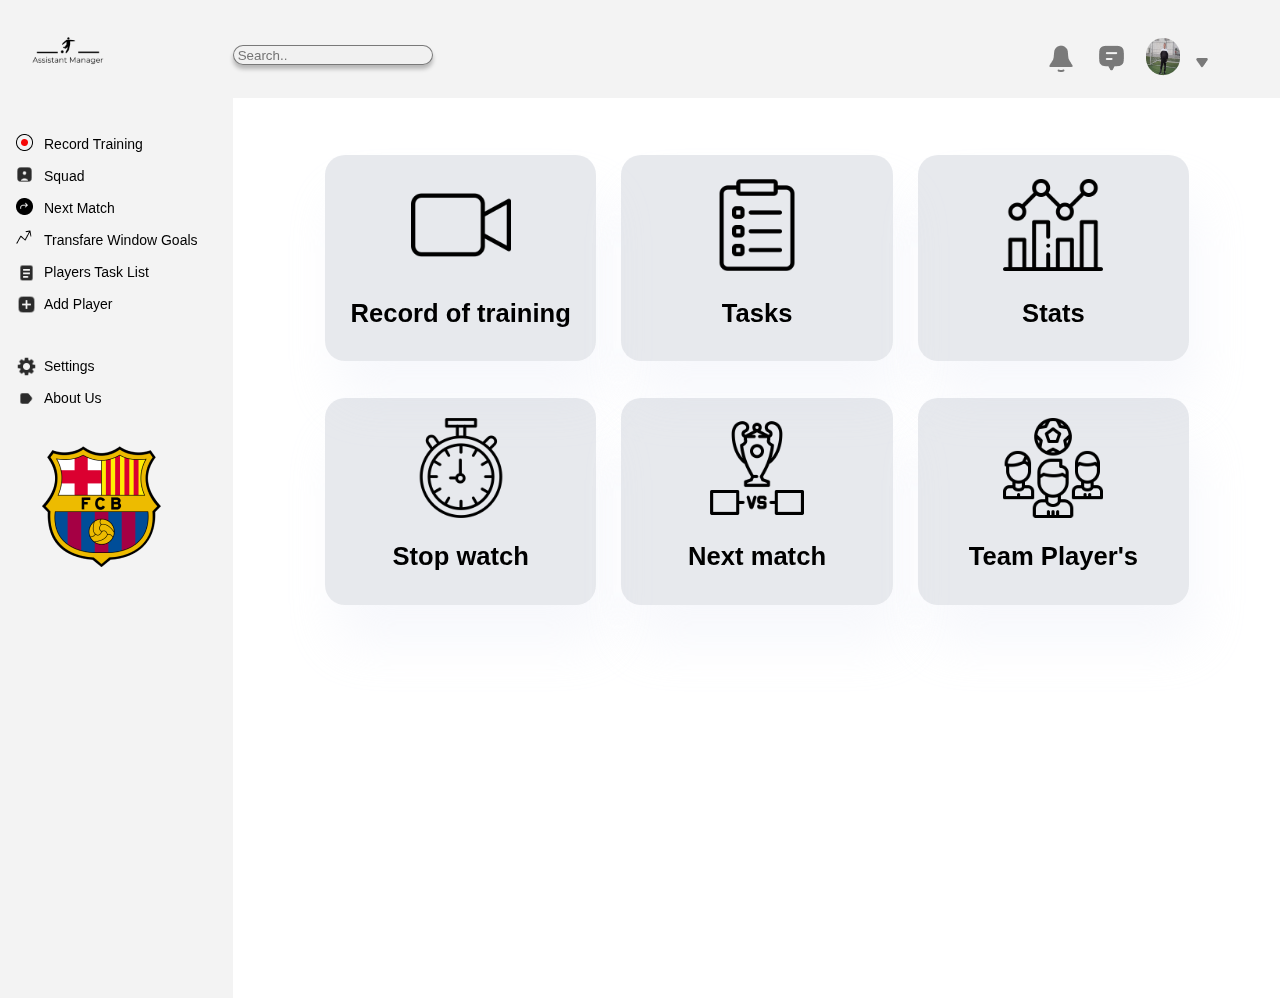
<file: index.html>
<!DOCTYPE html>
<html>

	<head>
        <meta charset="UTF-8">
		<title>Ilai Azulay</title>
        <link rel="stylesheet" href="css/style.css">  
        <link rel="icon" href="favicon.ico">              
        <meta name="viewport" content="width=device-width,initial-scale=1.0">
        <script src="js.js"></script>
	</head>

	<body>

            <header>
                <a href="index.html" class="header-elements logo"></a>
                <input type="text" class ="header-elements search" placeholder=" Search..">
                <button class ="header-elements arrow"><img src="images/arrow.png"></button>
                <button class ="header-elements coach"><img src="images/coach.png"></button>
                <button class ="header-elements chat"><img src="images/chat.png"></button>
                <button class ="header-elements allert"><img src="images/allert.png"></button>
                <button id="hamburger"><img src="images/hamburger.png"></button>

            </header>

            <main>
                <section id="left-side">                
                    <nav class="menu">
                        <ul>
                            <a href="#"class="menu_button"><li id="record_training"><img src="images/record_training.png"><p>Record Training</p></li></a>
                            <a href="squad.html"class="menu_button"><li><img src="images/squad.png"><p>Squad</p></li></a>
                            <a href="#"class="menu_button"><li><img src="images/next_match.png"><p>Next Match</p></li></a>
                            <a href="#"class="menu_button"><li><img src="images/transfare_window_goals.png"><p>Transfare Window Goals</p></li></a>
                            <a href="#"class="menu_button"><li><img src="images/players_task_list.png"><p>Players Task List</p></li></a>
                            <a href="addPlayer.html"class="menu_button"><li><img src="images/add_player.png"><p>Add Player</p></li></a>
                            <a href="#"class="menu_button"><li id="settings"><img src="images/settings.png"><p>Settings</p></li></a>
                            <a href="#"class="menu_button"><li><img src="images/about_us.png"><p>About Us</p></li></a>
                        </ul>
                    </nav>
                    <img src="images/barcelona.png" id="symbol">
                </section>

                <section id="section2">
                    <a href="#" class="boxes">
                        <img src="images/camera-video.png" alt="" class="picBox">
                        <h3 class="hBox">Record of training</h3>
                    </a>
        
                    <a href="#" class="boxes">
                        <img src="images/liste-de-souhaits.png" alt="" class="picBox">
                        <h3 class="hBox">Tasks</h3>
                    </a>
        
                    <a href="#" class="boxes">
                        <img src="images/fluctuation.png" alt="" class="picBox">
                        <h3 class="hBox">Stats</h3>
                    </a>
        
                    <a href="#" class="boxes">
                        <img src="images/stop-watch.png" alt="" class="picBox">
                        <h3 class="hBox">Stop watch</h3>
                    </a>
        
                    <a href="#" class="boxes">
                        <img src="images/match-box.png" alt="" class="picBox">
                        <h3 class="hBox">Next match</h3>
                    </a>
        
                    <a href="#" class="boxes">
                        <img src="images/team.png" alt="" class="picBox">
                        <h3 class="hBox">Team Player's</h3>
                    </a>
                </section>

            </main>

            <footer>

            </footer> 
       
	</body>

</html>
</file>
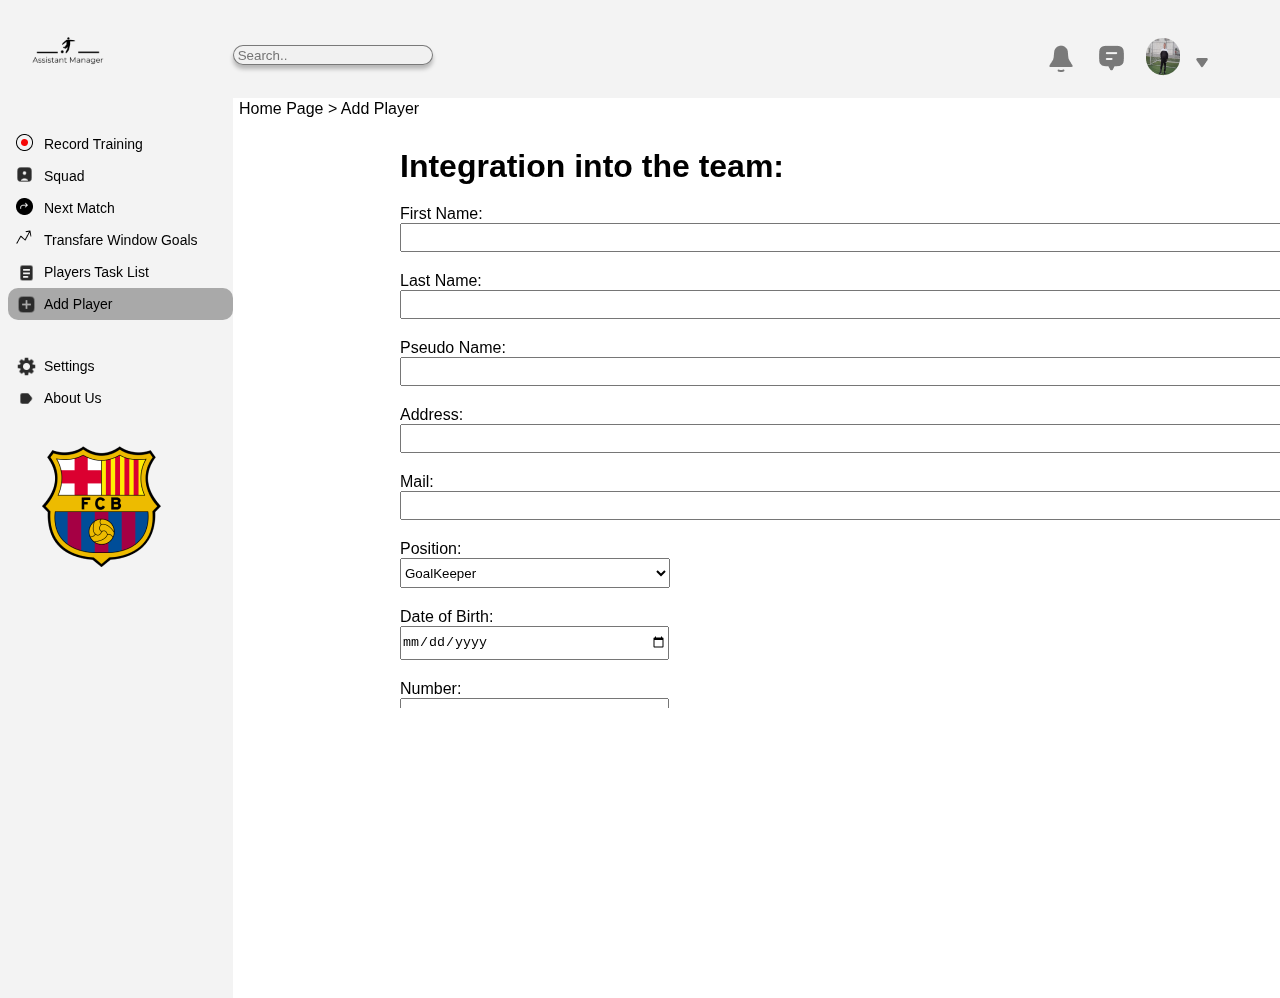
<file: addPlayer.html>
<!DOCTYPE html>
<html>

<head>
    <meta charset="UTF-8">
    <title>Ilai Azulay</title>
    <link rel="stylesheet" href="css/style.css">
    <link rel="icon" href="favicon.ico">
    <meta name="viewport" content="width=device-width,initial-scale=1.0">
    <script src="js.js"></script>
</head>

<body>

    <header>
        <a href="index.html" class="header-elements logo"></a>
        <input type="text" class="header-elements search" placeholder=" Search..">
        <button class="header-elements arrow"><img src="images/arrow.png"></button>
        <button class="header-elements coach"><img src="images/coach.png"></button>
        <button class="header-elements chat"><img src="images/chat.png"></button>
        <button class="header-elements allert"><img src="images/allert.png"></button>
        <button id="hamburger"><img src="images/hamburger.png"></button>
    </header>

    <main>
        <section id="left-side">
            <nav class="menu">
                <ul>
                    <a href="#">
                        <li id="record_training"><img src="images/record_training.png">
                            <p>Record Training</p>
                        </li>
                    </a>
                    <a href="squad.html">
                        <li><img src="images/squad.png">
                            <p>Squad</p>
                        </li>
                    </a>
                    <a href="#">
                        <li><img src="images/next_match.png">
                            <p>Next Match</p>
                        </li>
                    </a>
                    <a href="#">
                        <li><img src="images/transfare_window_goals.png">
                            <p>Transfare Window Goals</p>
                        </li>
                    </a>
                    <a href="#">
                        <li><img src="images/players_task_list.png">
                            <p>Players Task List</p>
                        </li>
                    </a>
                    <a href="#">
                        <li id="selected"><img src="images/add_player.png">
                            <p>Add Player</p>
                        </li>
                    </a>
                    <a href="#">
                        <li id="settings"><img src="images/settings.png">
                            <p>Settings</p>
                        </li>
                    </a>
                    <a href="#">
                        <li><img src="images/about_us.png">
                            <p>About Us</p>
                        </li>
                    </a>
                </ul>
            </nav>
            <img src="images/barcelona.png" id="symbol">
        </section>

        <section id="breadcrumps">
            <span><a href="index.html">Home Page</a> > <a href="addplayer.html">Add Player</a></span>
        </section>

        <section id="content" style="overflow:auto">
            <!-- <div class="squad"> -->
            <!-- form -->

            <h1>Integration into the team:</h1>


            <!-- form action="http://se.shenkar.ac.il/teach/web1/get_form3.php " method="GET" -->
            <form action="get_params_login.php" method="GET">
                <div class="field">
                    <label> First Name: <br>
                        <input type="text" name="fullName">
                    </label>
                </div>


                <div class="field">
                    <label> Last Name: <br>
                        <input type="text" name="fullName">
                    </label>
                </div>

                <div class="field">
                    <label> Pseudo Name: <br>
                        <input type="text" name="fullName" >
                    </label>
                </div>

                <div class="field">
                    <label> Address: <br>
                        <input type="text" name="fullName">
                    </label>
                </div>

                <div class="field">
                    <label> Mail: <br>
                        <input type="text" name="fullName">
                    </label>
                </div>

                <div class="field">
                    <label>Position:</label><br>
                    <select id="position">
                            <option>GoalKeeper</option>
                            <option>Right Fullback</option>
                            <option>Left Fullback</option>
                            <option>Center Back</option>
                            <option>Defending Midfielder</option>
                            <option>Right Midfielder</option> 
                            <option>Central Midfielder</option>
                            <option>Striker</option>
                            <option>Attacking Midfielder</option>
                            <option>Left Midfielder</option>
                    </select>
                </div>

                <div class="field">
                    <label> Date of Birth: <br>
                        <input type="date" id="datePosition">
                    </label>
                </div>

                <div class="field">
                    <label> Number: <br>
                        <input type="text" id="num">
                    </label>
                </div>

                <div class="field"></div>
                    <!-- <a href="#" class="button glow-button">Add Player</a> -->
                    <input id="submit-button" class="btn btn-outline-primary" type="submit" value="Add Player"><br><br>

                </div>
        </section>
        <!-- end form -->
    </main>

    <footer>

    </footer>

</body>

</html>
</file>
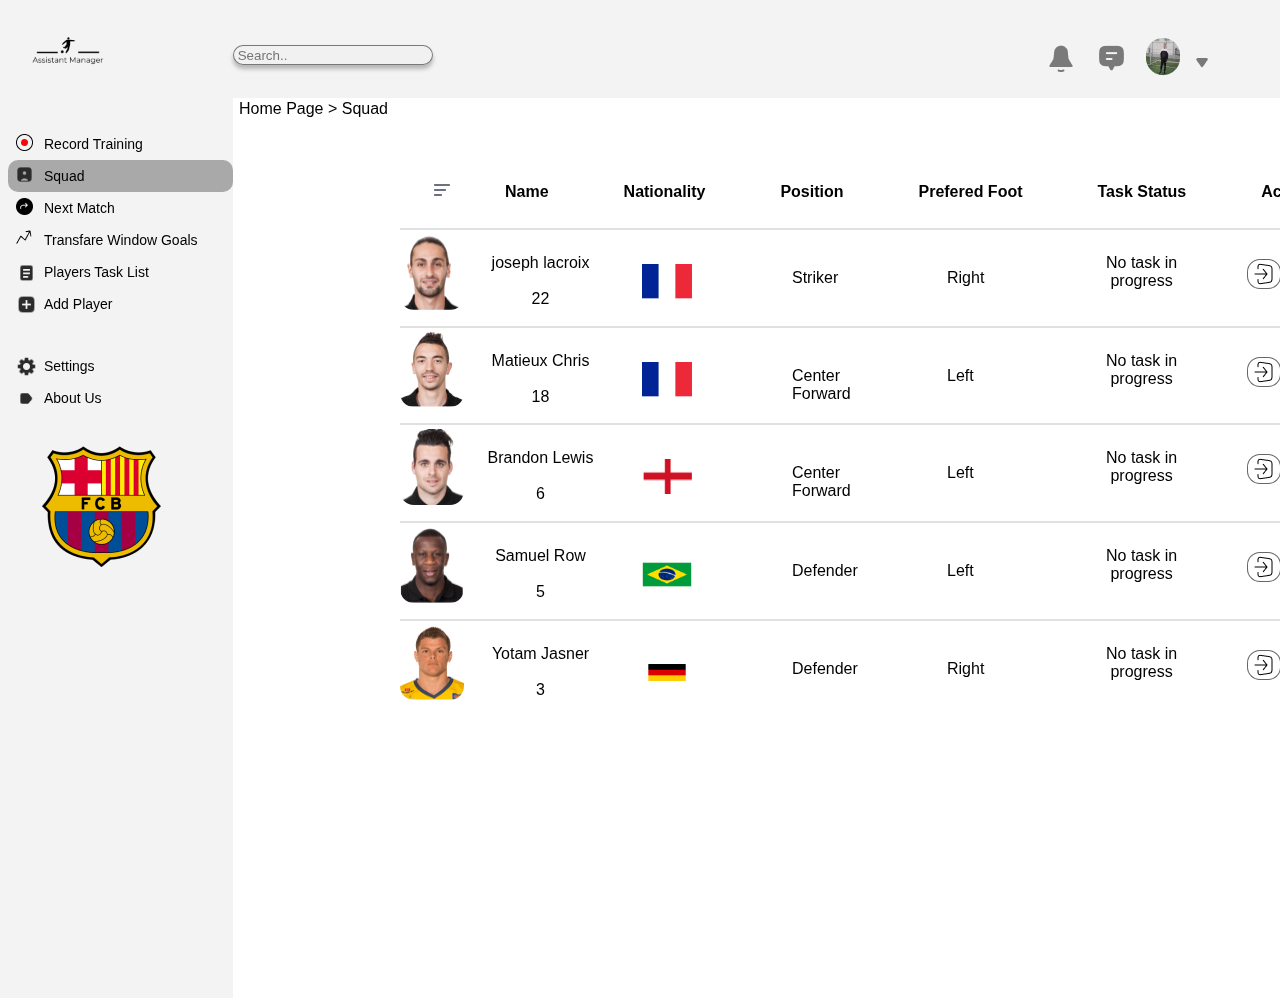
<file: deletedSquad.html>
<!DOCTYPE html>
<html>

	<head>
        <meta charset="UTF-8">
		<title>Ilai Azulay</title>
        <link rel="stylesheet" href="css/style.css">  
        <link rel="icon" href="favicon.ico">              
        <meta name="viewport" content="width=device-width,initial-scale=1.0">
        <script src="js.js"></script>
	</head>

	<body>

        <header>
            <a href="index.html" class="header-elements logo"></a>
            <input type="text" class ="header-elements search" placeholder=" Search..">
            <button class ="header-elements arrow"><img src="images/arrow.png"></button>
            <button class ="header-elements coach"><img src="images/coach.png"></button>
            <button class ="header-elements chat"><img src="images/chat.png"></button>
            <button class ="header-elements allert"><img src="images/allert.png"></button>
            <button id="hamburger"><img src="images/hamburger.png"></button>
        </header>

        <main>
            <section id="left-side">                
                <nav class="menu">
                    <ul>
                        <a href="#" class="menu_button"><li id="record_training"><img src="images/record_training.png"><p>Record Training</p></li></a>
                        <a href="#" class="menu_button"><li id="selected"><img src="images/squad.png"><p>Squad</p></li></a>
                        <a href="#" class="menu_button"><li><img src="images/next_match.png"><p>Next Match</p></li></a>
                        <a href="#" class="menu_button"><li><img src="images/transfare_window_goals.png"><p>Transfare Window Goals</p></li></a>
                        <a href="#" class="menu_button"><li><img src="images/players_task_list.png"><p>Players Task List</p></li></a>
                        <a href="addPlayer.html" class="menu_button"><li><img src="images/add_player.png"><p>Add Player</p></li></a>
                        <a href="#" class="menu_button"><li id="settings"><img src="images/settings.png"><p>Settings</p></li></a>
                        <a href="#" class="menu_button"><li><img src="images/about_us.png"><p>About Us</p></li></a>
                    </ul>
                </nav>
                <img src="images/barcelona.png" id="symbol">
            </section>

            <section id="breadcrumps">
                <span><a href="index.html">Home Page</a> > <a href="squad.html">Squad</a></span>
            </section>

            <section id="content" style="overflow:auto">
            <div class="squad">

                <section id="table_parameters"><img src="images/sort.png"><a id="name">Name</a><a>Nationality</a><a>Position</a><a>Prefered Foot</a><a>Task Status</a><a>Activities</a></section>
                <section class="line"></section>
                
                <section><img src="images/joseph_lacroix.png" class="player"><p class="player_name">joseph lacroix<br><br>22</p><img src="images/france.png" class="nationality"><a>Striker</a><a class="position">Right</a><p class="tasks">No task in<br>progress</p>
                    <section class="activities"><button><img src="images/enter.png"></button><button><img src="images/edit.png"></button><button><img src="images/trash.png"></button></section></section>            
                <section class="line"></section>

                <section><img src="images/matieux_chris.png" class="player"><p class="player_name">Matieux Chris<br><br>18</p><img src="images/france.png" class="nationality"><a>Center Forward</a><a class="position">Left</a><p class="tasks">No task in<br>progress</p>
                    <section class="activities"><button><img src="images/enter.png"></button><button><img src="images/edit.png"></button><button><img src="images/trash.png"></button></section></section>            
                <section class="line"></section>

                <section><img src="images/brandon_lewis.png" class="player"><p class="player_name">Brandon Lewis<br><br>6</p><img src="images/england.png" class="nationality"><a>Center Forward</a><a class="position">Left</a><p class="tasks">No task in<br>progress</p>
                    <section class="activities"><button><img src="images/enter.png"></button><button><img src="images/edit.png"></button><button><img src="images/trash.png"></button></section></section>            
                <section class="line"></section>

                <section><img src="images/samuel_row.png" class="player"><p class="player_name">Samuel Row<br><br>5</p><img src="images/brazil.png" class="nationality"><a>Defender</a><a class="position">Left</a><p class="tasks">No task in<br>progress</p>
                    <section class="activities"><button><img src="images/enter.png"></button><button><img src="images/edit.png"></button><button><img src="images/trash.png"></button></section></section>        
                <section class="line"></section>

                <section><img src="images/yotam_jasner.png" class="player"><p class="player_name">Yotam Jasner<br><br>3</p><img src="images/germany.png" class="nationality"><a>Defender</a><a class="position">Right</a><p class="tasks">No task in<br>progress</p>
                    <section class="activities"><button><img src="images/enter.png"></button><button><img src="images/edit.png"></button><button><img src="images/trash.png"></button></section></section>
                <section class="line"></section>

                <section><img src="images/daniel_croft.png" class="player"><p class="player_name">Daniel Croft<br><br>1</p><img src="images/england.png" class="nationality"><a>Goal Keeper</a><a class="position">Right</a><p class="tasks">No task in<br>progress</p>
                    <section class="activities"><button><img src="images/enter.png"></button><button><img src="images/edit.png"></button><button><img src="images/trash.png"></button></section></section>     
                <section class="line"></section>
                    
                </div>
            </section>

            </main>

            <footer>

            </footer> 
       
	</body>

</html>
</file>
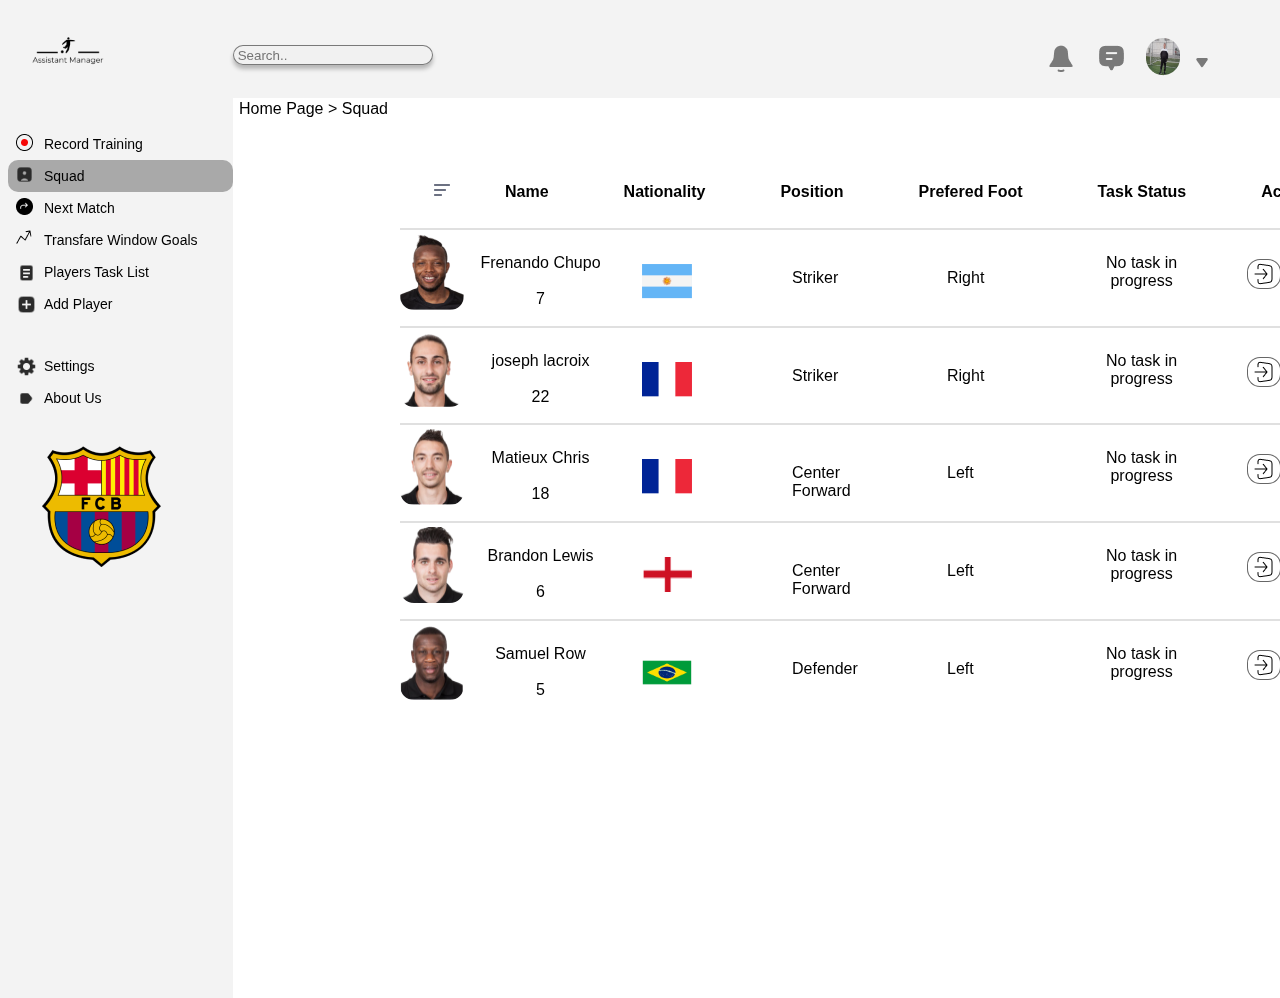
<file: squad.html>
<!DOCTYPE html>
<html>

	<head>
        <meta charset="UTF-8">
		<title>Ilai Azulay</title>
        <link rel="stylesheet" href="css/style.css">  
        <link rel="icon" href="favicon.ico">              
        <meta name="viewport" content="width=device-width,initial-scale=1.0">
        <script src="js.js"></script>
	</head>

	<body>

        <header>
            <a href="index.html" class="header-elements logo"></a>
            <input type="text" class ="header-elements search" placeholder=" Search..">
            <button class ="header-elements arrow"><img src="images/arrow.png"></button>
            <button class ="header-elements coach"><img src="images/coach.png"></button>
            <button class ="header-elements chat"><img src="images/chat.png"></button>
            <button class ="header-elements allert"><img src="images/allert.png"></button>
            <button id="hamburger"><img src="images/hamburger.png"></button>
        </header>

        <main>
            <section id="left-side">                
                <nav class="menu">
                    <ul>
                        <a href="#" class="menu_button"><li id="record_training"><img src="images/record_training.png"><p>Record Training</p></li></a>
                        <a href="#" class="menu_button"><li id="selected"><img src="images/squad.png"><p>Squad</p></li></a>
                        <a href="#" class="menu_button"><li><img src="images/next_match.png"><p>Next Match</p></li></a>
                        <a href="#" class="menu_button"><li><img src="images/transfare_window_goals.png"><p>Transfare Window Goals</p></li></a>
                        <a href="#" class="menu_button"><li><img src="images/players_task_list.png"><p>Players Task List</p></li></a>
                        <a href="addPlayer.html" class="menu_button"><li><img src="images/add_player.png"><p>Add Player</p></li></a>
                        <a href="#" class="menu_button"><li id="settings"><img src="images/settings.png"><p>Settings</p></li></a>
                        <a href="#" class="menu_button"><li><img src="images/about_us.png"><p>About Us</p></li></a>
                    </ul>
                </nav>
                <img src="images/barcelona.png" id="symbol">
            </section>

            <section id="breadcrumps">
                <span><a href="index.html">Home Page</a> > <a href="squad.html">Squad</a></span>
            </section>

            <section id="content" style="overflow:auto">
            <div class="squad">

                <section id="table_parameters"><img src="images/sort.png"><a id="name">Name</a><a>Nationality</a><a>Position</a><a>Prefered Foot</a><a>Task Status</a><a>Activities</a></section>
                <section class="line"></section>

                <section id="delete_player" onclick="location.href='squad_player.html'"><img src="images/frenando_chupo.png" class="player"><p class="player_name">Frenando Chupo<br><br>7</p><img src="images/argentina.png" class="nationality"><a>Striker</a><a class="position">Right</a><p class="tasks">No task in<br>progress</p>
                    <section class="activities"><button><img src="images/enter.png" onclick="location.href='squad_player.html'"></button><button><img src="images/edit.png"></button><button><img src="images/trash.png"></button></section></section>
                <section class="line"id="delete_player" ></section>

                <section><img src="images/joseph_lacroix.png" class="player"><p class="player_name">joseph lacroix<br><br>22</p><img src="images/france.png" class="nationality"><a>Striker</a><a class="position">Right</a><p class="tasks">No task in<br>progress</p>
                    <section class="activities"><button><img src="images/enter.png"></button><button><img src="images/edit.png"></button><button><img src="images/trash.png"></button></section></section>            
                <section class="line"></section>

                <section><img src="images/matieux_chris.png" class="player"><p class="player_name">Matieux Chris<br><br>18</p><img src="images/france.png" class="nationality"><a>Center Forward</a><a class="position">Left</a><p class="tasks">No task in<br>progress</p>
                    <section class="activities"><button><img src="images/enter.png"></button><button><img src="images/edit.png"></button><button><img src="images/trash.png"></button></section></section>            
                <section class="line"></section>

                <section><img src="images/brandon_lewis.png" class="player"><p class="player_name">Brandon Lewis<br><br>6</p><img src="images/england.png" class="nationality"><a>Center Forward</a><a class="position">Left</a><p class="tasks">No task in<br>progress</p>
                    <section class="activities"><button><img src="images/enter.png"></button><button><img src="images/edit.png"></button><button><img src="images/trash.png"></button></section></section>            
                <section class="line"></section>

                <section><img src="images/samuel_row.png" class="player"><p class="player_name">Samuel Row<br><br>5</p><img src="images/brazil.png" class="nationality"><a>Defender</a><a class="position">Left</a><p class="tasks">No task in<br>progress</p>
                    <section class="activities"><button><img src="images/enter.png"></button><button><img src="images/edit.png"></button><button><img src="images/trash.png"></button></section></section>        
                <section class="line"></section>

                <section><img src="images/yotam_jasner.png" class="player"><p class="player_name">Yotam Jasner<br><br>3</p><img src="images/germany.png" class="nationality"><a>Defender</a><a class="position">Right</a><p class="tasks">No task in<br>progress</p>
                    <section class="activities"><button><img src="images/enter.png"></button><button><img src="images/edit.png"></button><button><img src="images/trash.png"></button></section></section>
                <section class="line"></section>

                <section><img src="images/daniel_croft.png" class="player"><p class="player_name">Daniel Croft<br><br>1</p><img src="images/england.png" class="nationality"><a>Goal Keeper</a><a class="position">Right</a><p class="tasks">No task in<br>progress</p>
                    <section class="activities"><button><img src="images/enter.png"></button><button><img src="images/edit.png"></button><button><img src="images/trash.png"></button></section></section>     
                <section class="line"></section>
                    
                </div>
            </section>

            </main>

            <footer>

            </footer> 
       
	</body>

</html>
</file>
<file: css/style.css>
* {
    margin: 0;
    padding: 0;
}

header,
main,
footer,
nav,
aside,
section,
div {
    display: block;
}

body    ::-webkit-scrollbar {
        display: none; 
        -ms-overflow-style: none; /* for Internet Explorer, Edge */
        scrollbar-width: none; /* for Firefox */
        overflow-y: scroll; 
}

body{
    font-family: 'mulish', sans-serif;

}

a {
    text-decoration: none;
}

header {
    width: 100%;
    height: 98px;
    background-color: #f3f3f3;
    position: relative;

}

#hamburger{
    display: none;
}

#hamburger img{
    display: none;
}

.header-elements {
    display: inline-block;
}

header .logo {
    background-image: url("../images/logo.png");
    background-repeat: no-repeat;
    background-size: contain;
    height: 100px;
    width: 196px;
    margin-left: 18px;
}

.search {
    position: absolute;
    top: 45px;
    width: 200px;
    height: 20px;
    left: 233px;
    background: rgba(238, 238, 238, 0.3);
    border: 1px solid rgba(0, 0, 0, 0.5);
    box-sizing: border-box;
    box-shadow: 0px 4px 4px rgba(0, 0, 0, 0.25);
    border-radius: 10px;
}

.allert {
    margin-top: 43px;
    float: right;
    margin-right: 17px;
    background: #FFFFFF;
    mix-blend-mode: multiply;
    border-style: none;
}

.chat {
    position: relative;
    margin-top: 40px;
    float: right;
    margin-right: 16px;
    background: #FFFFFF;
    mix-blend-mode: multiply;
    border-style: none;
}

.coach {
    margin-top: 38px;
    float: right;
    margin-right: 16px;
    background: #FFFFFF;
    mix-blend-mode: multiply;
    border-style: none;
}

.arrow {
    margin-top: 56px;
    float: right;
    margin-right: 72px;
    background: #FFFFFF;
    mix-blend-mode: multiply;
    border-style: none;
}

#left-side {
    position: absolute;
    height: 100%;
    width: 233px;
    background-color: #f3f3f3;
}

.menu li {
    height: 32px;
    width: 225px;
    font-weight: 400;
    font-size: 14px;
    line-height: 17px;
    margin-left: 8px;
    list-style: none;

    color: #000000;
    background: (0, 0, 0, 0.3);
    border-radius: 10px;
}

.menu img {
    position: absolute;
    margin-top: 6px;
    margin-left: 8px;
}

.menu li:hover {
    background-color: rgba(0, 0, 0, 0.1);
}

.menu p {
    position: absolute;
    margin-left: 36px;
    margin-top: 8px;
}

#record_training {
    margin-top: 30px;
}

#settings {
    margin-top: 30px;
}

#selected {
    background: rgba(0, 0, 0, 0.3);
}

#symbol {
    margin-top: 30px;
    margin-left: 40px;
}

#breadcrumps{
    position: absolute;
    left: 239px;
    margin-top: 2px;
}

#breadcrumps a{
    color:#000000;
}

#content {
    position: absolute;
    width: 1000px;
    height: 560px;
    margin-top: 50px;
    left: 400px;
    overflow: none;
}

#table_parameters img {
    position: absolute;
    margin-top: 30px;
    margin-left: 30px;
}

#table_parameters a {
    position: relative;
    top: 35px;
    margin-left: 75px;
    margin-top: 0px;
    font-weight: bold;
    margin-bottom: 50px;
    width: auto;
}

#name {
    left: 30px;
    margin-right: 30px;
}

.line {
    width: 956px;
    height: 0px;
    border: 1px solid rgba(204, 204, 204, 0.6);
}

.squad section {
    display: inline-flex;
    margin-bottom: 0px;
}

.squad section img {
    margin-right: 15px;
}

.squad section p {
    margin-top: 20px;
    text-align: center;
}


.nationality {
    margin-left: 40px;
    margin-top: 30px;
    width: 50px;
    height: 35px;
}

.squad section a {
    margin-left: 85px;
    margin-top: 35px;
    width: 40px;
}

.position {
    padding-left: 30px;
    margin-right: 119px;
}

.activities button {

    background: #FFFFFF;
    border: 1px solid rgba(0, 0, 0, 0.6);
    box-sizing: border-box;
    backdrop-filter: blur(4px);
    border-radius: 13px;
    width: 34px;
    height: 30px;
    margin-right: 2px;
    margin-top: 25px;
}

.activities button img {
    margin-top: 2px;
    margin-left: 3px;
}

.activities button:first-child {
    margin-left: 70px;
}

.player {
    width: 64px;
    height: 75.68px;
    border-radius: 14px;
}

.player_name {
    width: 123px;
}

button:hover {
    background-color: rgba(0, 0, 0, 0.1);
}

.headline {
    width: 960px;
    height: 90px;
    background: rgba(0, 0, 0, 0.1);
    border-radius: 14px;
}

.stats_table {
    position: absolute;
    width: 960px;
    height: 325px;
    border: 1px solid rgba(0, 0, 0, 0.5);
    box-sizing: border-box;
    border-radius: 14px;
    top: 170px;
}

.stats_table .attributes {
    position: absolute;
}

.stats_table .attributes p {
    margin-right: 15px;
    margin-left: 10px;
    font-weight: bold;
    width: 140px;
    text-align: left;
}

.attributes span {
    font-weight: 100;
}

.delete_player {
    width: 50px;
    height: 30px;
    border: 1px solid rgba(0, 0, 0, 0.6);
    box-sizing: border-box;
    border-radius: 13px;
    background-color: #FFFFFF;
    float: right;
    margin-top: 350px;
    margin-right: 40px;
}

.delete_player:hover {
    background-color: rgb(170, 67, 67);
}

.delete_player img {
    margin-top: 3px;

}


#section2 {
    display: flex;
    flex-wrap: wrap;
    position: absolute;
    width: 80%;
    height: 375px;
    margin-top: 20px;
    left: 300px;
}

.boxes {
    width: 26.5%;
    height: 55%;
    box-shadow: 10px 40px 50px rgba(229, 233, 246, 0.3);
    border-radius: 20px;
    margin-top: 37px;
    margin-left: 25px;
    background-color: #bac0cc5a;
}

.picBox {
    width: 100px;
    height: 100px;
    display: block;
    margin-left: auto;
    margin-right: auto;
    margin-top: 20px;

}

.hBox {
    margin-top: 10px;
    font-weight: 700;
    font-size: 2vw;
    line-height: 56px;
    color: #000000;
    text-align: center;
}

input {
    width: 900px;
    height: 25px;
}

.field {
    margin-top: 20px;
}

#position { 
    width: 27%;
    height :30px; 
}

#datePosition { 
    width: 26.5%;
    height :30px;
}

#num { 
    width: 26.5%;
    height :25px;
}

.button {
    text-decoration: none;
    color: rgb(255, 255, 255);
    background: rgb(183, 187, 192);
    padding: 15px 40px;
    border-radius: 4px;
    font-weight: normal;
    text-align: center;
    
    margin-left: 700px;
  }

  .glow-button:hover {
    color: rgb(0, 0, 0);
    
  }

  .add {
    text-decoration: none;
    color: rgb(255, 255, 255);
    background: rgb(183, 187, 192);
    border-radius: 4px;
    font-weight: normal;
    text-align: center;
    height: 36px;
    width: 150px;
    border: none;
    margin-left: 755px;
    font-size: 17px;
  }

  .add-button:hover {
    color: rgb(0, 0, 0);
    cursor: pointer;
  }

@media (max-width: 700px) {
    .header-elements {
        display: inline-block;
    }

    header .logo {
        background-image: url("../images/logo.png");
        background-repeat: no-repeat;
        background-size: contain;
        height: 120px;
        width: 196px;
        margin-left: 175px;
    }

    .search {
        display: none;
    }

    .allert {
        display: none;
    }

    .chat {
        display: none;
    }

    .coach {
        margin-top: 38px;
        float: right;
        margin-right: 2px;
        background: #FFFFFF;
        mix-blend-mode: multiply;
        border-style: none;
    }

    .arrow {
        margin-top: 56px;
        float: right;
        margin-right: 5px;
        background: #FFFFFF;
        mix-blend-mode: multiply;
        border-style: none;
    }

    #left-side {
        display: none;
        z-index: 2;
        width: 100%;
    }

    .menu p{
        font-size:xx-large;
    }

    .menu li{
        margin-bottom: 30px;
        width: 95%;
        height:40px;
    }

    #settings{
        margin-top: 100px
    }

    #symbol{
        position: absolute;
        top: 650px;
        width: 100px;
        height:100px
    }

    #breadcrumps {
        display: none;
    }

    #content {
        width: 406px;
        height: 650px;
        top: 75px;
        left: 40px;
    }

    #table_parameters img {
        display: none;
    }

    #table_parameters a {
        position: relative;
        top: 35px;
        margin-left: 57px;
        margin-top: 0px;
        font-weight: bold;
        margin-bottom: 50px;
        width: auto;
    }

    .squad section p {
        width: 45px;
        margin-top: 10px;
        text-align: center;
    }


    .nationality {
        margin-left: 85px;
        margin-top: 30px;
        width: 50px;
        height: 35px;
    }

    .squad section a {
        margin-left: 62px;
        margin-top: 35px;
        width: 40px;
    }

    .position {
        padding-left: 30px;
        margin-right: 119px;
    }

    button:hover {
        background-color: rgba(0, 0, 0, 0.1);
    }

    .headline {
        width: 100%;
        height: 90px;
        background: rgba(0, 0, 0, 0.1);
        border-radius: 14px;
    }

    .stats_table {
        width: 406px;
        height: 100;
        border: 1px solid rgba(0, 0, 0, 0.5);
        box-sizing: border-box;
        border-radius: 14px;
        overflow: auto;
    }

    .stats_table .attributes {
        position: absolute;
        display: block;
    }

    .stats_table .attributes p {
        margin-right: 0px;
        margin-left: 10px;
        font-weight: bold;
        width: 140px;
        text-align: left;
        margin-bottom: 60px;
    }

    .delete_player {
        position: absolute;
        width: 100px;
        height: 30px;
        border: 1px solid rgba(0, 0, 0, 0.6);
        box-sizing: border-box;
        border-radius: 13px;
        background-color: #FFFFFF;
        bottom: 20px;
        right:110px;
        
    }

    .delete_player img {
        margin-top: 3px;

    }

    #table_parameters a:nth-child(5) {
        display: none;
    }

    #table_parameters a:nth-child(6) {
        display: none;
    }

    #table_parameters a:nth-child(7) {
        display: none;
    }

    .tasks {
        display: none;
    }

    .position {
        display: none;
    }

    .activities img {
        display: none;
    }

    .activities button {
        display: none;
    }

    .headline .activities img {
        display: block;
        margin-left: 35px;
    }

    .headline .activities button {
        display: initial;
        position:absolute;
        bottom: 112px;
        left:45px;
        width: 100px;
    }

    .headline .activities button:first-child {
        margin-left:105px;
    }

    .headline .activities button:nth-child(2) {
        left:255px;
    }

    .line {
        width: 400px;
    }

    .squad {
        overflow: auto;
    }

    #section2 {
        display: flex;
        flex-wrap: wrap;
        position: absolute;
        width: 100%;
        height: 700px;
        margin-top: 20px;
        left: 10px;
    }
    
    .boxes:first-child {
       display: none;
    }
    
    .boxes:nth-child(2) {
        display: none;
     }
     
     .boxes:nth-child(3) {
        display: none;
     }

     .boxes {
        width: 50%;
        height: 30%;
        box-shadow: 10px 40px 50px rgba(229, 233, 246, 0.3);
        border-radius: 20px;
        margin-top: 37px;
        margin-left: 100px;
        background-color: #bac0cc5a;
    }
    
    .picBox {
        width: 60%;
        height: 60%;
        display: block;
        margin-left: auto;
        margin-right: auto;
        margin-top: 20px;
    
    }
    
    .hBox {
        margin-top: 10px;
        font-weight: 700;
        font-size: 5vw;
        line-height: 56px;
        color: #000000;
        text-align: center;
    }

    input {
        width: 375px;
        height: 25px;
        margin-left: 1px;
    }
    
    .field {
        margin-top: 13px;
    }
    
    #position { 
        width: 28%;
        height :27px;
        margin-left: 1px;
    }
    
    #datePosition { 
        width: 26.5%;
        height :28px;
    }
    
    #num { 
        width: 26.5%;
        height :23px;
        margin-bottom: 75px;
    }
    
    .button {
        text-decoration: none;
        color: rgb(255, 255, 255);
        background: rgb(183, 187, 192);
        padding: 15px 40px;
        border-radius: 4px;
        font-weight: normal;
        text-align: center;
        margin-left: 120px;
      }
    
      .glow-button:hover {
        color: rgb(0, 0, 0);
        
      }

      #hamburger{
          display:block;
          position: absolute;
          width: 50px;
          height:50px;
          top: 32px;
          left: 5px;
          border-style: none;
          background: none;
          cursor:pointer;
      }

      #hamburger img{
          display: block;
          width: 50px;
          height:50px;
      }

      #selected{
        background: none;
        font-weight: bold;
      }


    /* .headline .activities{
    } */

}
</file>
